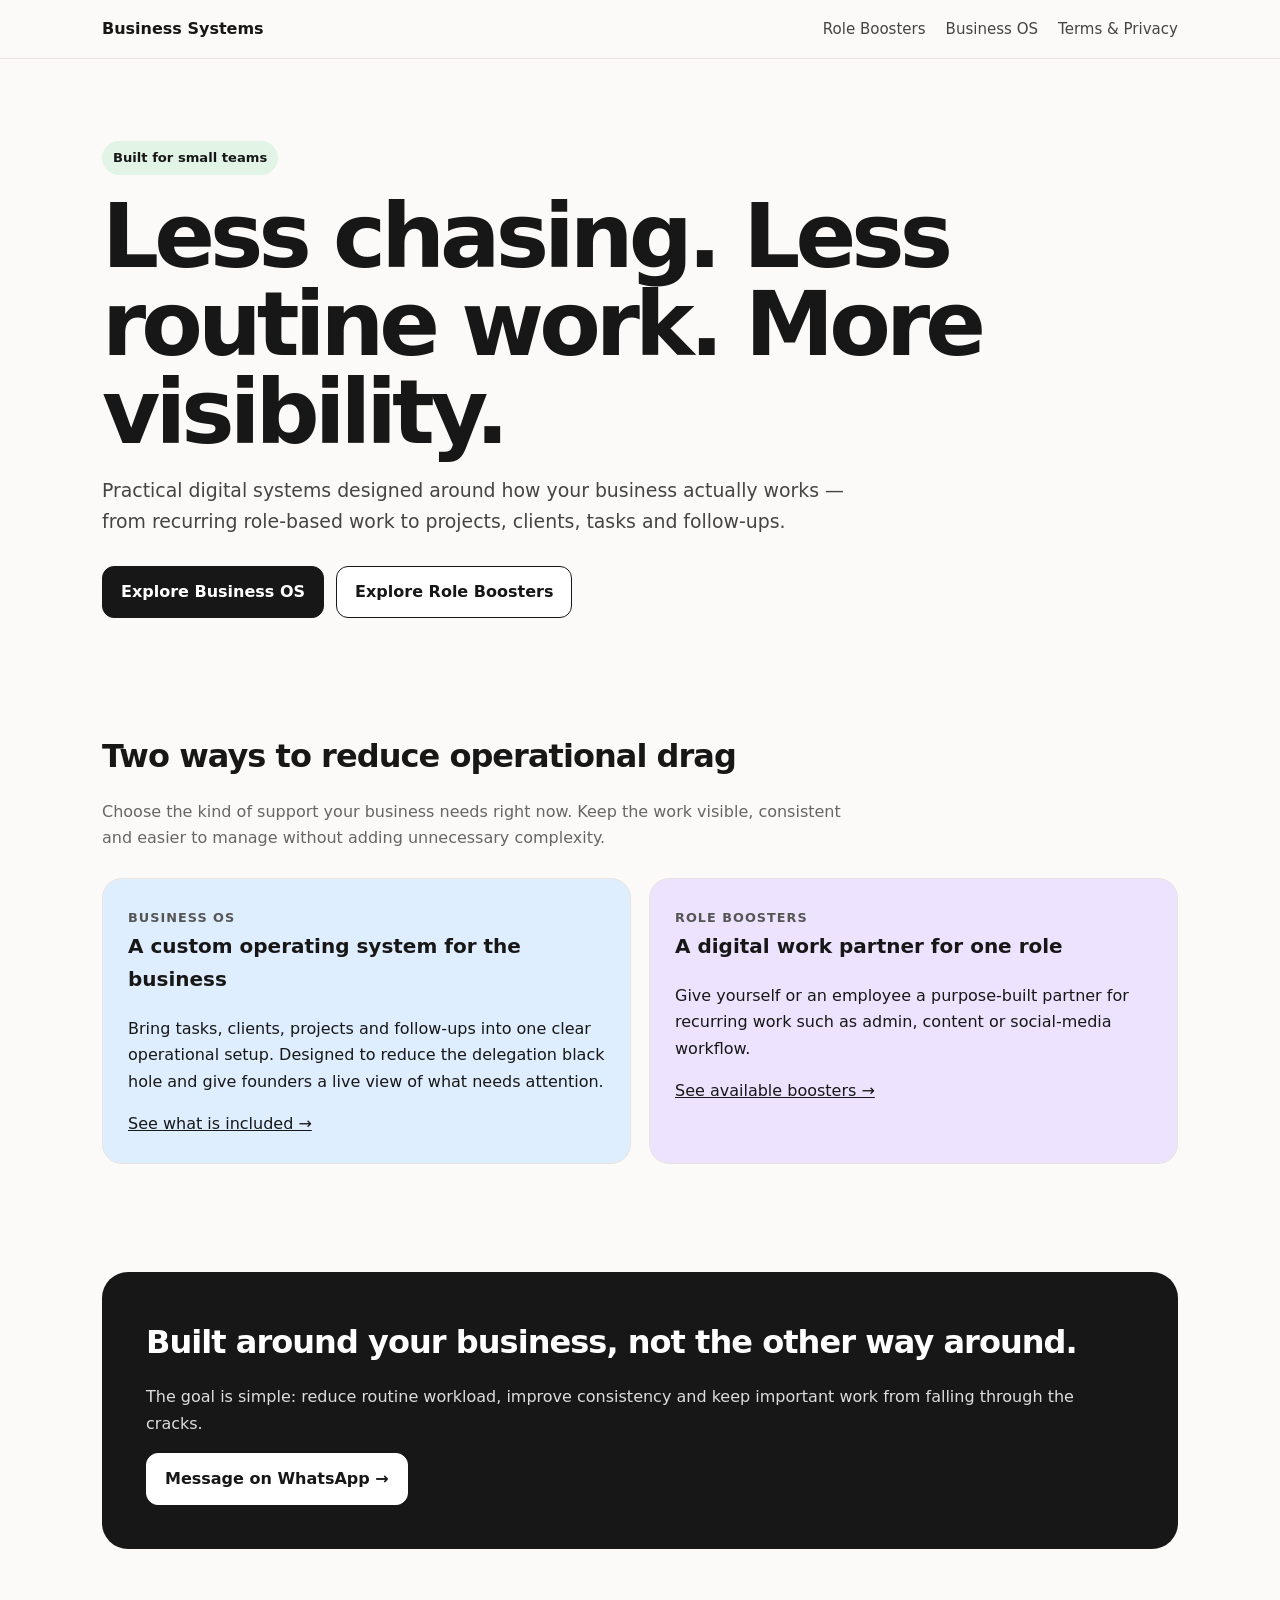
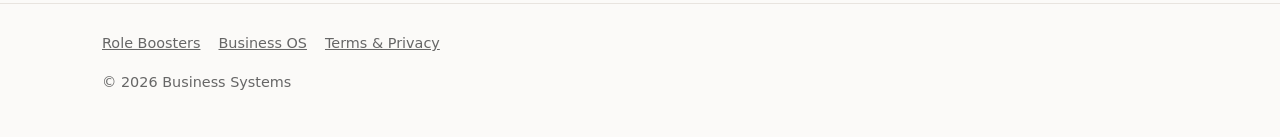
<file: index.html>
<!doctype html><html lang="en"><head><meta charset="utf-8"><meta name="viewport" content="width=device-width,initial-scale=1"><title>Business systems for small teams</title><link rel="stylesheet" href="styles.css"></head><body>
<nav><div class="nav"><a class="brand" href="index.html">Business Systems</a><div class="links"><a href="role-boosters.html">Role Boosters</a><a href="business-os.html">Business OS</a><a href="terms-privacy.html">Terms & Privacy</a></div></div></nav>
<main><div class="wrap"><section class="hero"><span class="eyebrow">Built for small teams</span><h1>Less chasing. Less routine work. More visibility.</h1><p>Practical digital systems designed around how your business actually works — from recurring role-based work to projects, clients, tasks and follow-ups.</p><div class="actions"><a class="btn" href="business-os.html">Explore Business OS</a><a class="btn alt" href="role-boosters.html">Explore Role Boosters</a></div></section>
<section><h2 class="section-title">Two ways to reduce operational drag</h2><p class="section-lead">Choose the kind of support your business needs right now. Keep the work visible, consistent and easier to manage without adding unnecessary complexity.</p><div class="grid two"><article class="card tint-blue"><span class="pill">Business OS</span><h3>A custom operating system for the business</h3><p>Bring tasks, clients, projects and follow-ups into one clear operational setup. Designed to reduce the delegation black hole and give founders a live view of what needs attention.</p><a href="business-os.html">See what is included →</a></article><article class="card tint-purple"><span class="pill">Role Boosters</span><h3>A digital work partner for one role</h3><p>Give yourself or an employee a purpose-built partner for recurring work such as admin, content or social-media workflow.</p><a href="role-boosters.html">See available boosters →</a></article></div></section>
<section><div class="cta"><h2 class="section-title">Built around your business, not the other way around.</h2><p>The goal is simple: reduce routine workload, improve consistency and keep important work from falling through the cracks.</p><a class="btn" href="https://wa.me/919288174504?text=Hey%20Leah,%20I%27m%20interested%20in%20your%20business%20services">Message on WhatsApp →</a></div></section></div></main>
<footer><div class="wrap"><div class="footer-links"><a href="role-boosters.html">Role Boosters</a><a href="business-os.html">Business OS</a><a href="terms-privacy.html">Terms & Privacy</a></div><p>© 2026 Business Systems</p></div></footer></body></html>
</file>
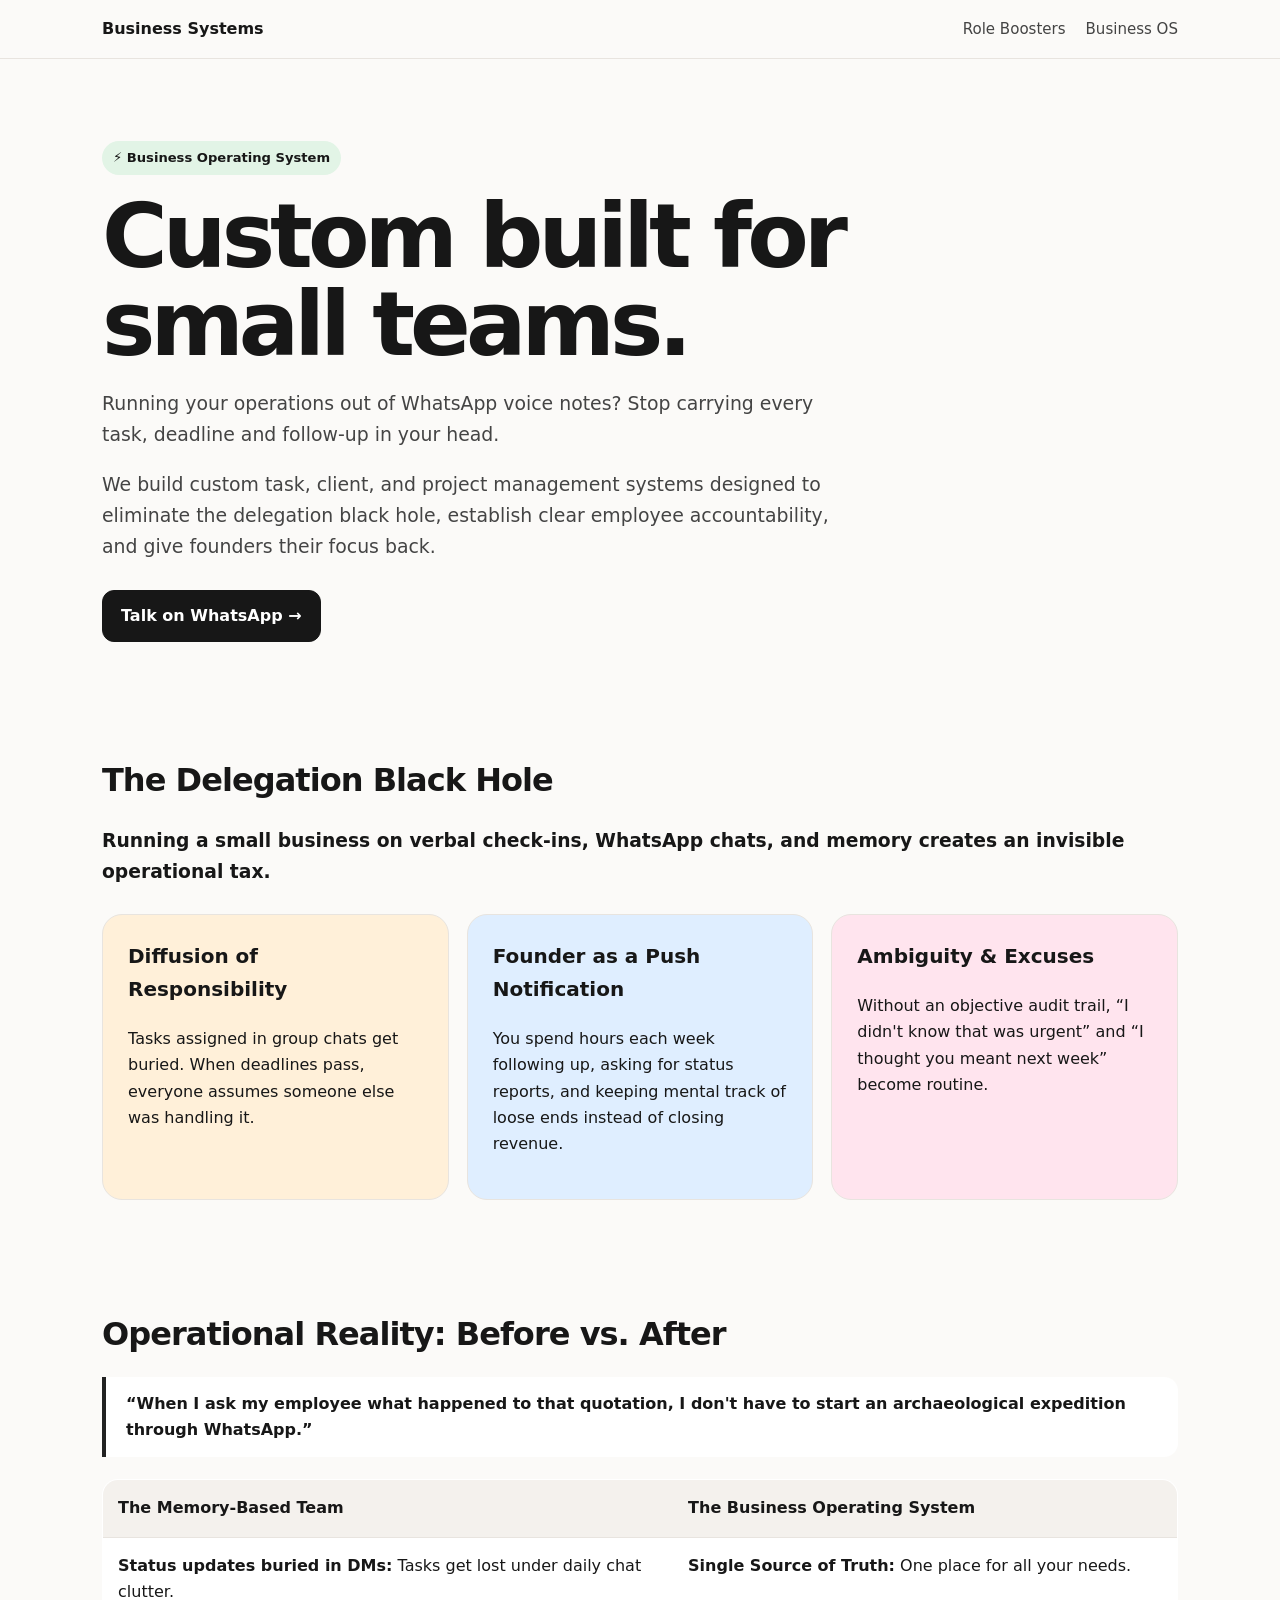
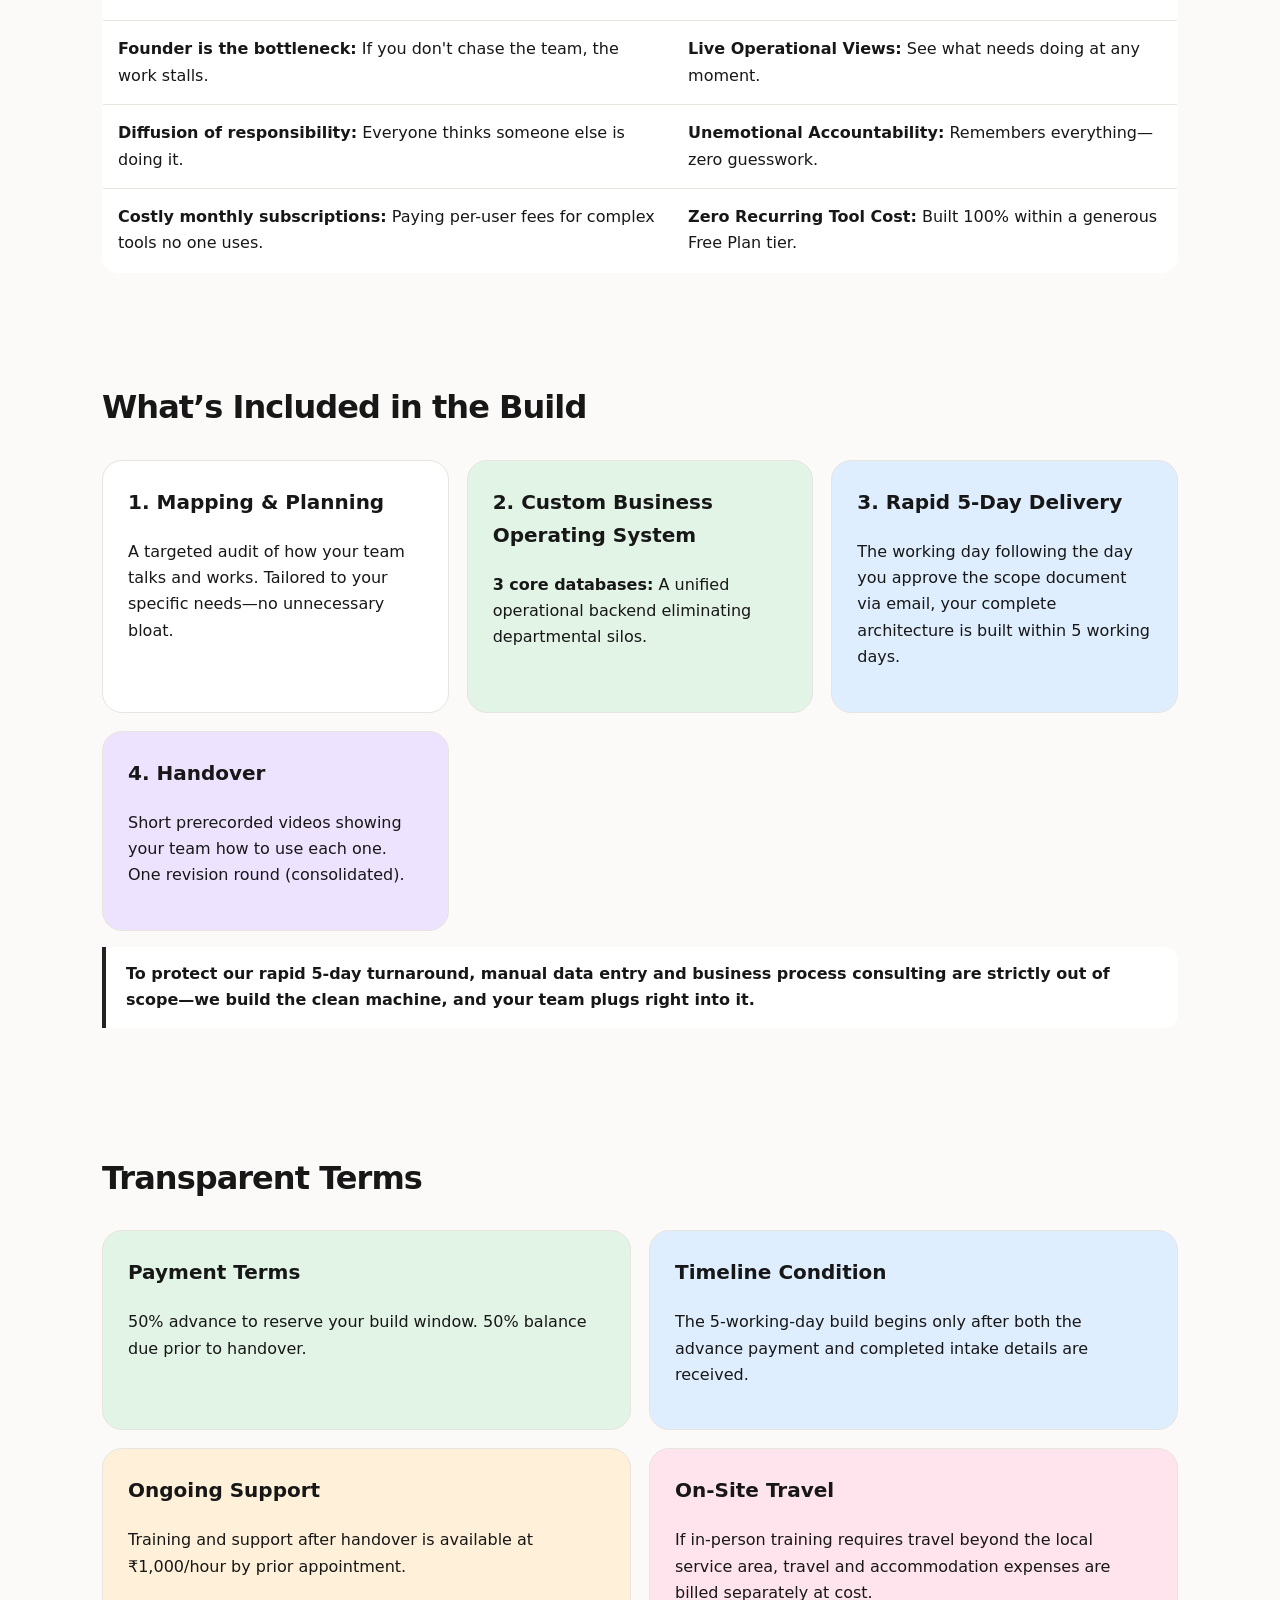
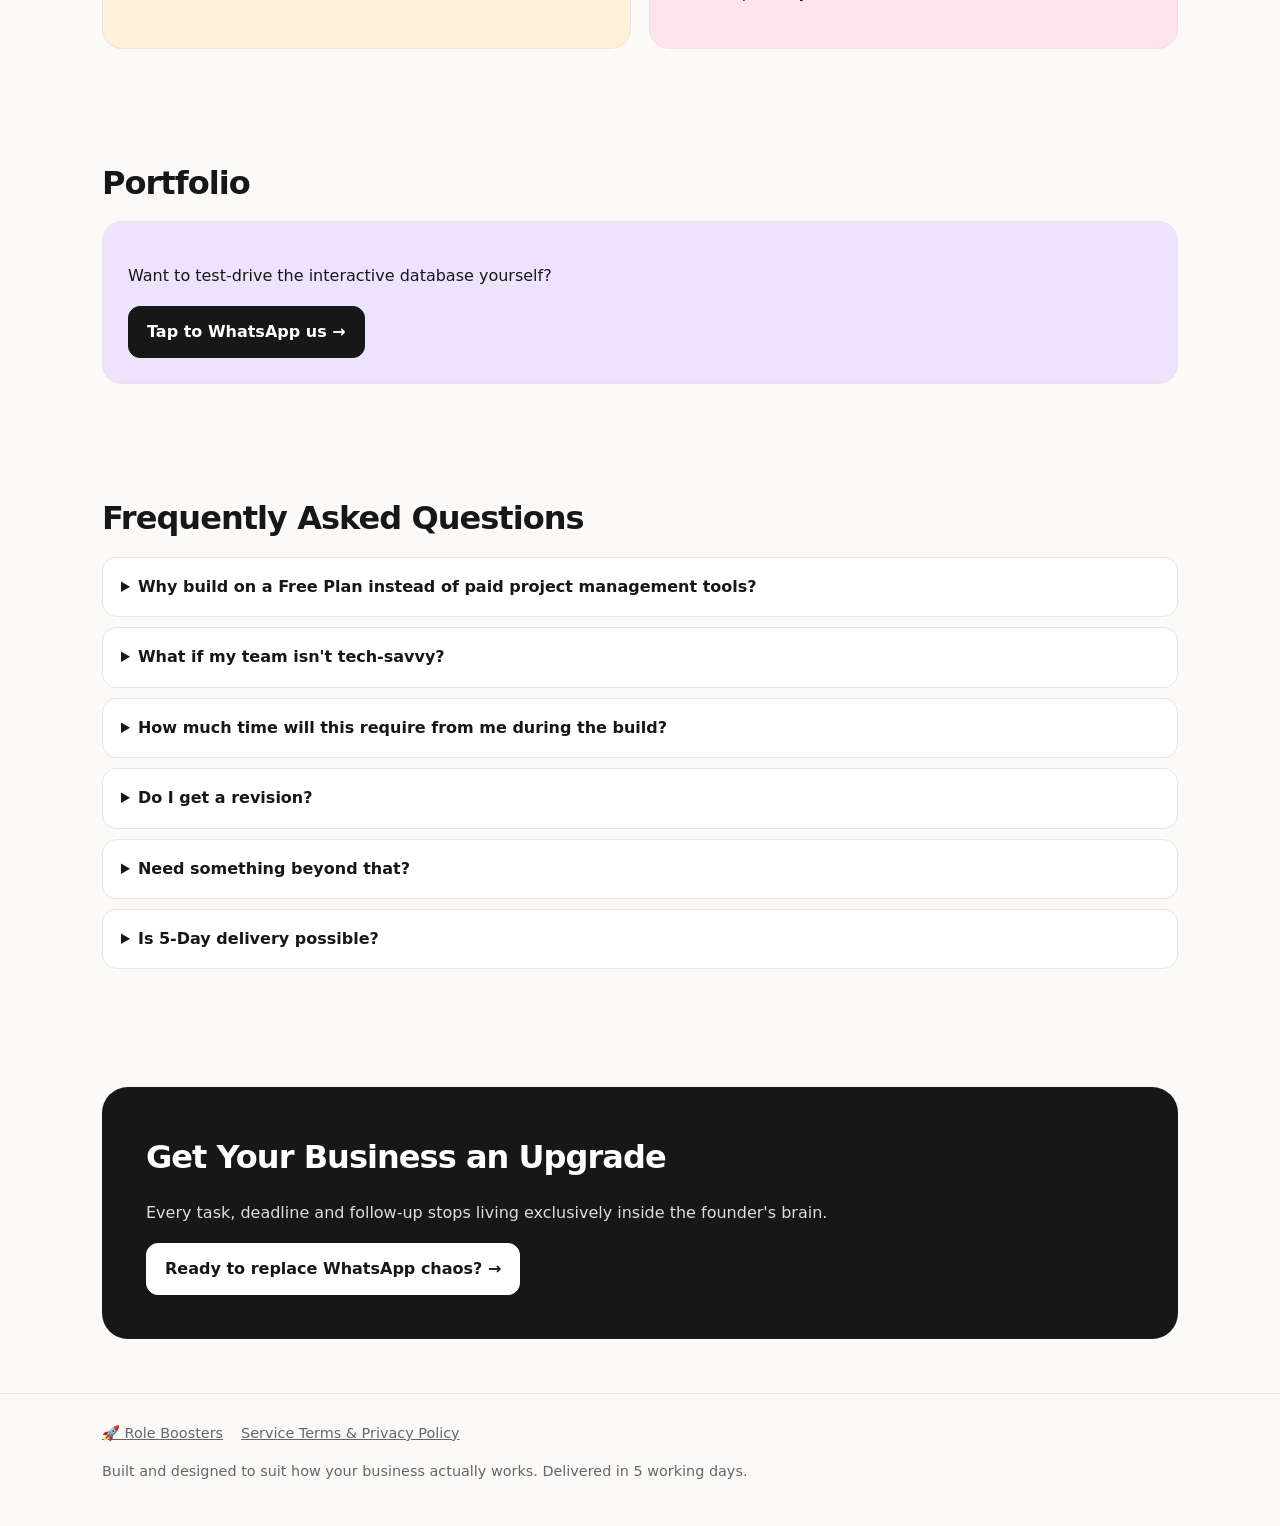
<file: business-os.html>
<!doctype html><html lang="en"><head><meta charset="utf-8"><meta name="viewport" content="width=device-width,initial-scale=1"><title>Business Operating System</title><link rel="stylesheet" href="styles.css"></head><body>
<nav><div class="nav"><a class="brand" href="index.html">Business Systems</a><div class="links"><a href="role-boosters.html">Role Boosters</a><a href="business-os.html">Business OS</a></div></div></nav><main><div class="wrap">
<section class="hero"><span class="eyebrow">⚡ Business Operating System</span><h1>Custom built for small teams.</h1><p>Running your operations out of WhatsApp voice notes? Stop carrying every task, deadline and follow-up in your head.</p><p>We build custom task, client, and project management systems designed to eliminate the delegation black hole, establish clear employee accountability, and give founders their focus back.</p><div class="actions"><a class="btn" href="https://wa.me/919288174504?text=Hey%20Leah,%20I%27m%20interested%20in%20the%20BusinessOS%20setup">Talk on WhatsApp →</a></div></section>
<section><h2 class="section-title">The Delegation Black Hole</h2><h3>Running a small business on verbal check-ins, WhatsApp chats, and memory creates an invisible operational tax.</h3><div class="grid"><div class="card tint-orange"><h3>Diffusion of Responsibility</h3><p>Tasks assigned in group chats get buried. When deadlines pass, everyone assumes someone else was handling it.</p></div><div class="card tint-blue"><h3>Founder as a Push Notification</h3><p>You spend hours each week following up, asking for status reports, and keeping mental track of loose ends instead of closing revenue.</p></div><div class="card tint-pink"><h3>Ambiguity & Excuses</h3><p>Without an objective audit trail, “I didn't know that was urgent” and “I thought you meant next week” become routine.</p></div></div></section>
<section><h2 class="section-title">Operational Reality: Before vs. After</h2><p class="quote">“When I ask my employee what happened to that quotation, I don't have to start an archaeological expedition through WhatsApp.”</p><table class="compare"><tr><th>The Memory-Based Team</th><th>The Business Operating System</th></tr><tr><td><strong>Status updates buried in DMs:</strong> Tasks get lost under daily chat clutter.</td><td><strong>Single Source of Truth:</strong> One place for all your needs.</td></tr><tr><td><strong>Founder is the bottleneck:</strong> If you don't chase the team, the work stalls.</td><td><strong>Live Operational Views:</strong> See what needs doing at any moment.</td></tr><tr><td><strong>Diffusion of responsibility:</strong> Everyone thinks someone else is doing it.</td><td><strong>Unemotional Accountability:</strong> Remembers everything—zero guesswork.</td></tr><tr><td><strong>Costly monthly subscriptions:</strong> Paying per-user fees for complex tools no one uses.</td><td><strong>Zero Recurring Tool Cost:</strong> Built 100% within a generous Free Plan tier.</td></tr></table></section>
<section><h2 class="section-title">What’s Included in the Build</h2><div class="grid"><div class="card"><h3>1. Mapping & Planning</h3><p>A targeted audit of how your team talks and works. Tailored to your specific needs—no unnecessary bloat.</p></div><div class="card tint-green"><h3>2. Custom Business Operating System</h3><p><strong>3 core databases:</strong> A unified operational backend eliminating departmental silos.</p></div><div class="card tint-blue"><h3>3. Rapid 5-Day Delivery</h3><p>The working day following the day you approve the scope document via email, your complete architecture is built within 5 working days.</p></div><div class="card tint-purple"><h3>4. Handover</h3><p>Short prerecorded videos showing your team how to use each one. One revision round (consolidated).</p></div></div><p class="quote">To protect our rapid 5-day turnaround, manual data entry and business process consulting are strictly out of scope—we build the clean machine, and your team plugs right into it.</p></section>
<section><h2 class="section-title">Transparent Terms</h2><div class="grid two"><div class="card tint-green"><h3>Payment Terms</h3><p>50% advance to reserve your build window. 50% balance due prior to handover.</p></div><div class="card tint-blue"><h3>Timeline Condition</h3><p>The 5-working-day build begins only after both the advance payment and completed intake details are received.</p></div><div class="card tint-orange"><h3>Ongoing Support</h3><p>Training and support after handover is available at ₹1,000/hour by prior appointment.</p></div><div class="card tint-pink"><h3>On-Site Travel</h3><p>If in-person training requires travel beyond the local service area, travel and accommodation expenses are billed separately at cost.</p></div></div></section>
<section><h2 class="section-title">Portfolio</h2><div class="card tint-purple"><p>Want to test-drive the interactive database yourself?</p><a class="btn" href="https://wa.me/919288174504?text=Hey%20Leah,%20I'm%20interested%20in%20the%20BusinessOS%20setup">Tap to WhatsApp us →</a></div></section>
<section class="faq"><h2 class="section-title">Frequently Asked Questions</h2><details><summary>Why build on a Free Plan instead of paid project management tools?</summary><p>Most small teams do not need expensive monthly SaaS subscriptions like Asana or Monday.com. Your system is built on a Free Plan, so you don't need to add another monthly software subscription. You can upgrade to a paid plan if you want to.</p></details><details><summary>What if my team isn't tech-savvy?</summary><p>The system is deliberately built for low friction. Your team won't navigate backend databases—they get a simple, personalized daily dashboard showing only the tasks assigned to them today. The short explainer videos provided at handover ensure every team member knows exactly where to click.</p></details><details><summary>How much time will this require from me during the build?</summary><p>Less than 45 minutes. You fill out a structured intake form outlining your team roles, recurring projects, and pain points. We handle the architecture, layout, and logic from there.</p><p>PS: if you don't want to fill the form, we can get on a call 🤙</p></details><details><summary>Do I get a revision?</summary><p>One focused revision round is included. After you review the completed system, you can request adjustments to layouts, property labels, filters and sorting within the agreed architecture.</p></details><details><summary>Need something beyond that?</summary><p>Additional features or structural changes can be quoted separately. Prepaid and booked in advance.</p></details><details><summary>Is 5-Day delivery possible?</summary><p>Yes—as long as we get the information, access, and approvals we need when we need them. Your 5-working-day build window starts once we receive your advance payment and completed intake form. If you delay sending information or access, we pause the build window and may assign you to the next available build slot.</p></details></section>
<section><div class="cta"><h2 class="section-title">Get Your Business an Upgrade</h2><p>Every task, deadline and follow-up stops living exclusively inside the founder's brain.</p><a class="btn" href="https://wa.me/919288174504?text=Hey%20Leah,%20I'm%20interested%20in%20the%20BusinessOS%20setup">Ready to replace WhatsApp chaos? →</a></div></section>
</div></main><footer><div class="wrap"><div class="footer-links"><a href="role-boosters.html">🚀 Role Boosters</a><a href="terms-privacy.html">Service Terms & Privacy Policy</a></div><p>Built and designed to suit how your business actually works. Delivered in 5 working days.</p></div></footer></body></html>
</file>
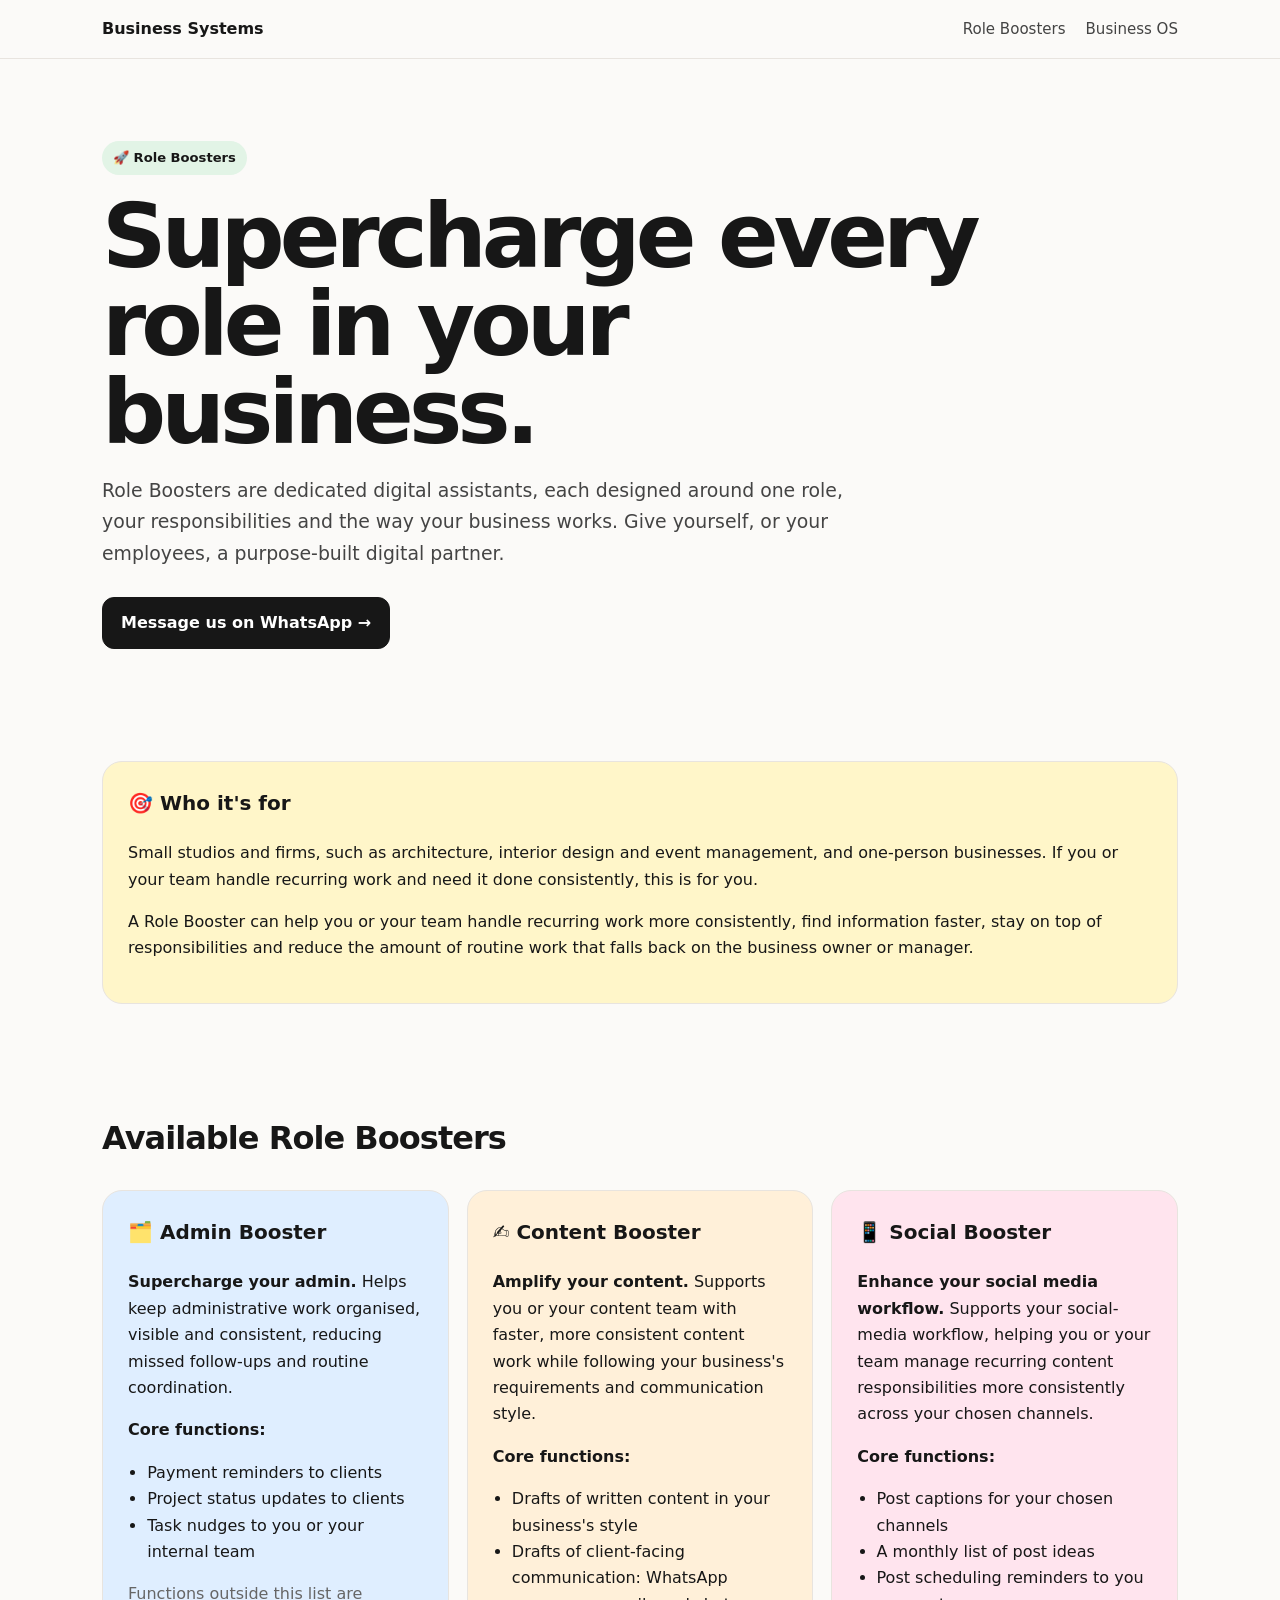
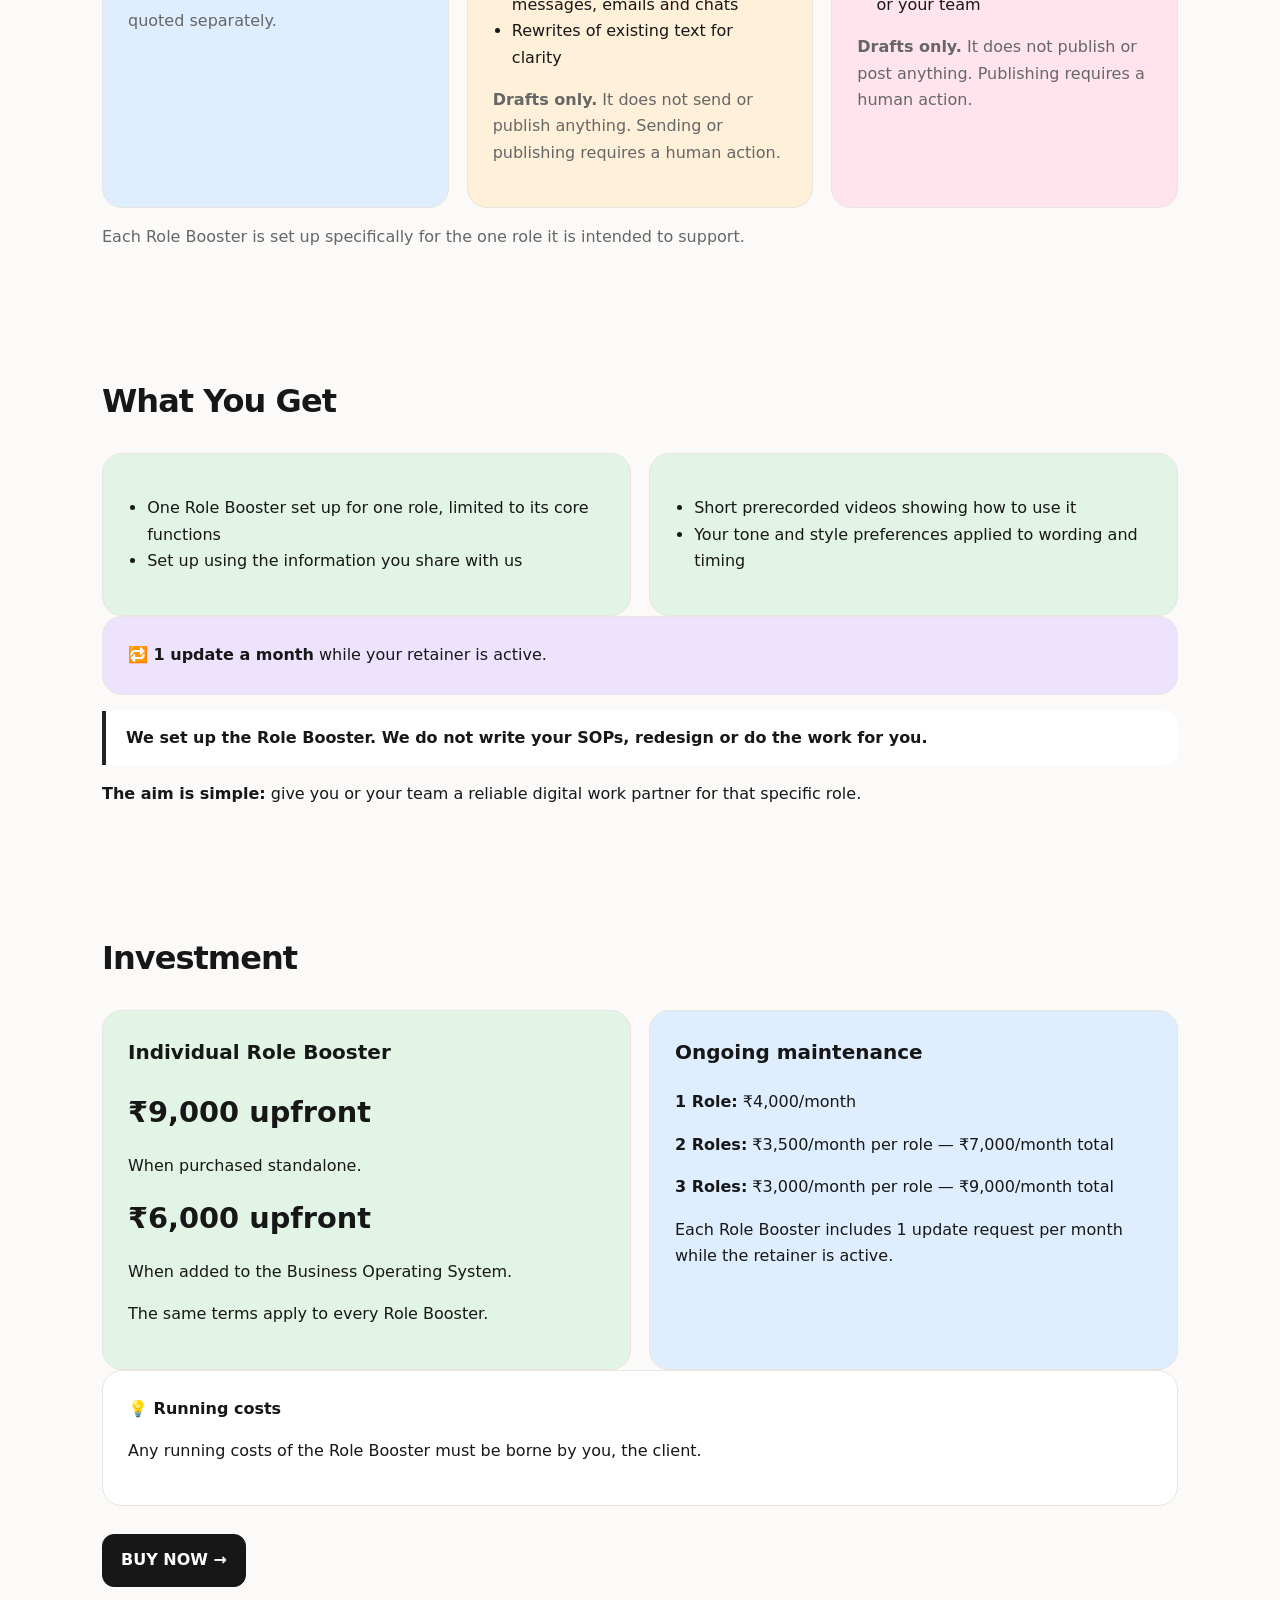
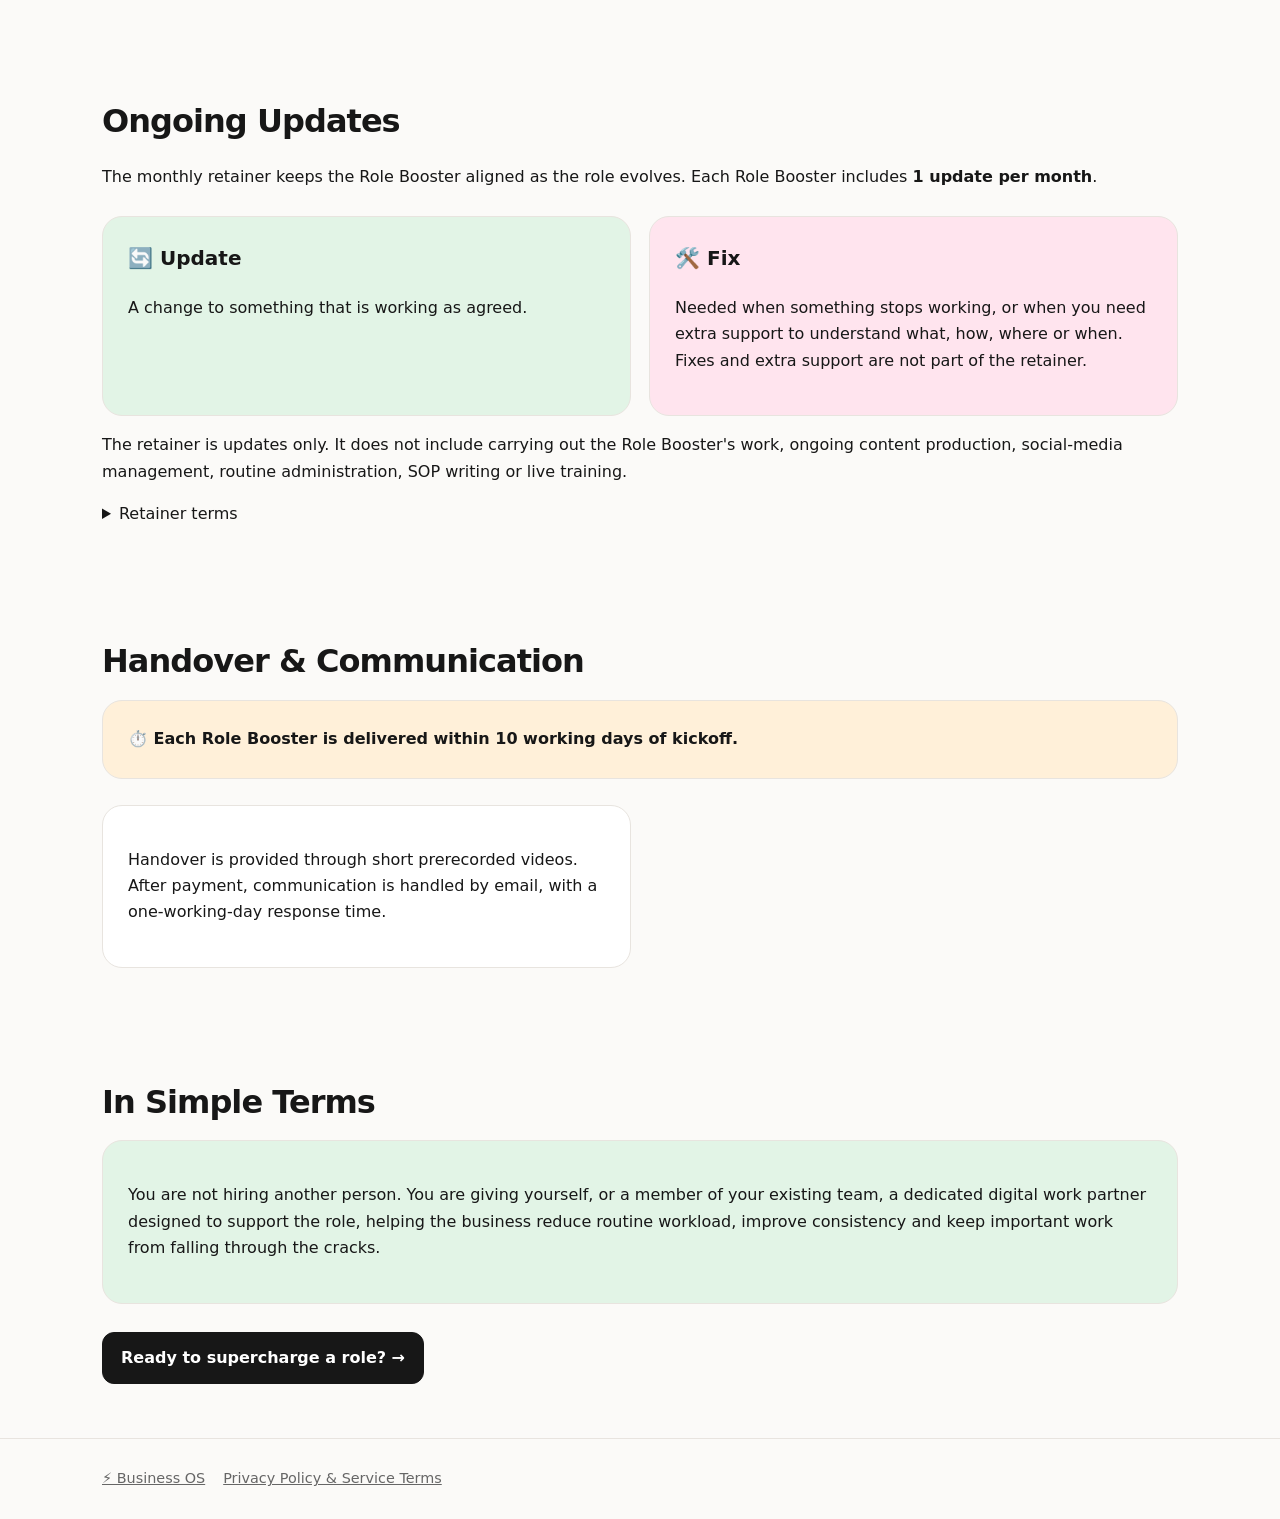
<file: role-boosters.html>
<!doctype html><html lang="en"><head><meta charset="utf-8"><meta name="viewport" content="width=device-width,initial-scale=1"><title>Role Boosters</title><link rel="stylesheet" href="styles.css"></head><body>
<nav><div class="nav"><a class="brand" href="index.html">Business Systems</a><div class="links"><a href="role-boosters.html">Role Boosters</a><a href="business-os.html">Business OS</a></div></div></nav><main><div class="wrap">
<section class="hero"><span class="eyebrow">🚀 Role Boosters</span><h1>Supercharge every role in your business.</h1><p>Role Boosters are dedicated digital assistants, each designed around one role, your responsibilities and the way your business works. Give yourself, or your employees, a purpose-built digital partner.</p><div class="actions"><a class="btn" href="https://wa.me/919288174504?text=Hey%20Leah,%20I%20am%20interested%20in%20Role%20Boosters">Message us on WhatsApp →</a></div></section>
<section><div class="card tint-yellow"><h3>🎯 Who it's for</h3><p>Small studios and firms, such as architecture, interior design and event management, and one-person businesses. If you or your team handle recurring work and need it done consistently, this is for you.</p><p>A Role Booster can help you or your team handle recurring work more consistently, find information faster, stay on top of responsibilities and reduce the amount of routine work that falls back on the business owner or manager.</p></div></section>
<section><h2 class="section-title">Available Role Boosters</h2><div class="grid"><article class="card tint-blue"><h3>🗂️ Admin Booster</h3><p><strong>Supercharge your admin.</strong> Helps keep administrative work organised, visible and consistent, reducing missed follow-ups and routine coordination.</p><strong>Core functions:</strong><ul><li>Payment reminders to clients</li><li>Project status updates to clients</li><li>Task nudges to you or your internal team</li></ul><p class="muted">Functions outside this list are quoted separately.</p></article><article class="card tint-orange"><h3>✍️ Content Booster</h3><p><strong>Amplify your content.</strong> Supports you or your content team with faster, more consistent content work while following your business's requirements and communication style.</p><strong>Core functions:</strong><ul><li>Drafts of written content in your business's style</li><li>Drafts of client-facing communication: WhatsApp messages, emails and chats</li><li>Rewrites of existing text for clarity</li></ul><p class="muted"><strong>Drafts only.</strong> It does not send or publish anything. Sending or publishing requires a human action.</p></article><article class="card tint-pink"><h3>📱 Social Booster</h3><p><strong>Enhance your social media workflow.</strong> Supports your social-media workflow, helping you or your team manage recurring content responsibilities more consistently across your chosen channels.</p><strong>Core functions:</strong><ul><li>Post captions for your chosen channels</li><li>A monthly list of post ideas</li><li>Post scheduling reminders to you or your team</li></ul><p class="muted"><strong>Drafts only.</strong> It does not publish or post anything. Publishing requires a human action.</p></article></div><p class="muted">Each Role Booster is set up specifically for the one role it is intended to support.</p></section>
<section><h2 class="section-title">What You Get</h2><div class="grid two"><div class="card tint-green"><ul><li>One Role Booster set up for one role, limited to its core functions</li><li>Set up using the information you share with us</li></ul></div><div class="card tint-green"><ul><li>Short prerecorded videos showing how to use it</li><li>Your tone and style preferences applied to wording and timing</li></ul></div></div><div class="card tint-purple"><strong>🔁 1 update a month</strong> while your retainer is active.</div><p class="quote">We set up the Role Booster. We do not write your SOPs, redesign or do the work for you.</p><p><strong>The aim is simple:</strong> give you or your team a reliable digital work partner for that specific role.</p></section>
<section><h2 class="section-title">Investment</h2><div class="grid two"><div class="card tint-green"><h3>Individual Role Booster</h3><div class="price">₹9,000 upfront</div><p>When purchased standalone.</p><div class="price">₹6,000 upfront</div><p>When added to the Business Operating System.</p><p>The same terms apply to every Role Booster.</p></div><div class="card tint-blue"><h3>Ongoing maintenance</h3><p><strong>1 Role:</strong> ₹4,000/month</p><p><strong>2 Roles:</strong> ₹3,500/month per role — ₹7,000/month total</p><p><strong>3 Roles:</strong> ₹3,000/month per role — ₹9,000/month total</p><p>Each Role Booster includes 1 update request per month while the retainer is active.</p></div></div><div class="card"><strong>💡 Running costs</strong><p>Any running costs of the Role Booster must be borne by you, the client.</p></div><div class="actions"><a class="btn" href="https://wa.me/919288174504?text=Hey%20Leah,%20I%20want%20to%20buy%20a%20Role%20Booster">BUY NOW →</a></div></section>
<section><h2 class="section-title">Ongoing Updates</h2><p>The monthly retainer keeps the Role Booster aligned as the role evolves. Each Role Booster includes <strong>1 update per month</strong>.</p><div class="grid two"><div class="card tint-green"><h3>🔄 Update</h3><p>A change to something that is working as agreed.</p></div><div class="card tint-pink"><h3>🛠️ Fix</h3><p>Needed when something stops working, or when you need extra support to understand what, how, where or when. Fixes and extra support are not part of the retainer.</p></div></div><p>The retainer is updates only. It does not include carrying out the Role Booster's work, ongoing content production, social-media management, routine administration, SOP writing or live training.</p><details><summary>Retainer terms</summary><ul><li>Mandatory for the duration, not optional.</li><li>Prepaid monthly on the fifteenth day of the previous calendar month. Final due date: 25th day of the previous calendar month.</li><li>Updates pause while payment is outstanding.</li><li>Fixes and extra support: charged hourly, pre-booked and prepaid.</li></ul></details></section>
<section><h2 class="section-title">Handover & Communication</h2><div class="card tint-orange"><strong>⏱️ Each Role Booster is delivered within 10 working days of kickoff.</strong></div><div class="grid two"><div class="card"><p>Handover is provided through short prerecorded videos. After payment, communication is handled by email, with a one-working-day response time.</p></div></div></section>
<section><h2 class="section-title">In Simple Terms</h2><div class="card tint-green"><p>You are not hiring another person. You are giving yourself, or a member of your existing team, a dedicated digital work partner designed to support the role, helping the business reduce routine workload, improve consistency and keep important work from falling through the cracks.</p></div><div class="actions"><a class="btn" href="https://wa.me/919288174504?text=Hey%20Leah,%20I%20am%20interested%20in%20Role%20Boosters">Ready to supercharge a role? →</a></div></section>
</div></main><footer><div class="wrap"><div class="footer-links"><a href="business-os.html">⚡ Business OS</a><a href="terms-privacy.html">Privacy Policy & Service Terms</a></div></div></footer></body></html>
</file>
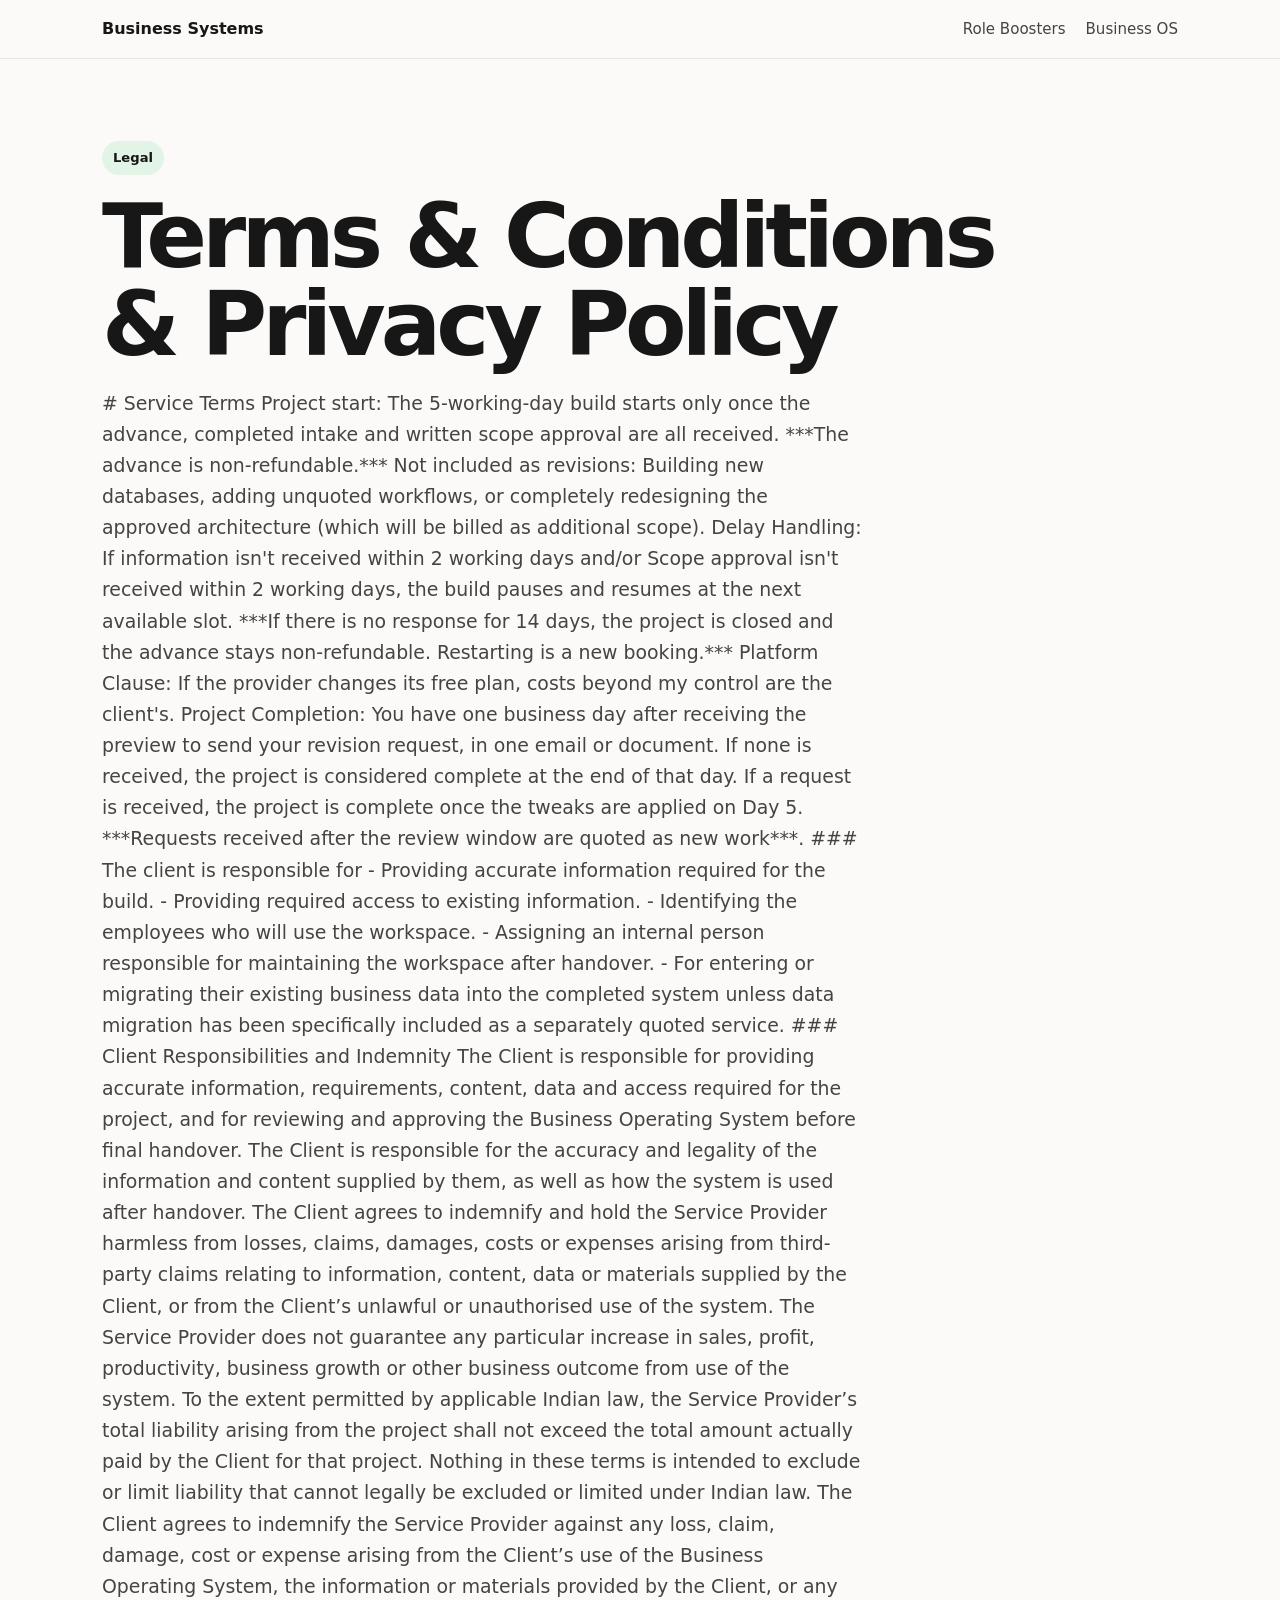
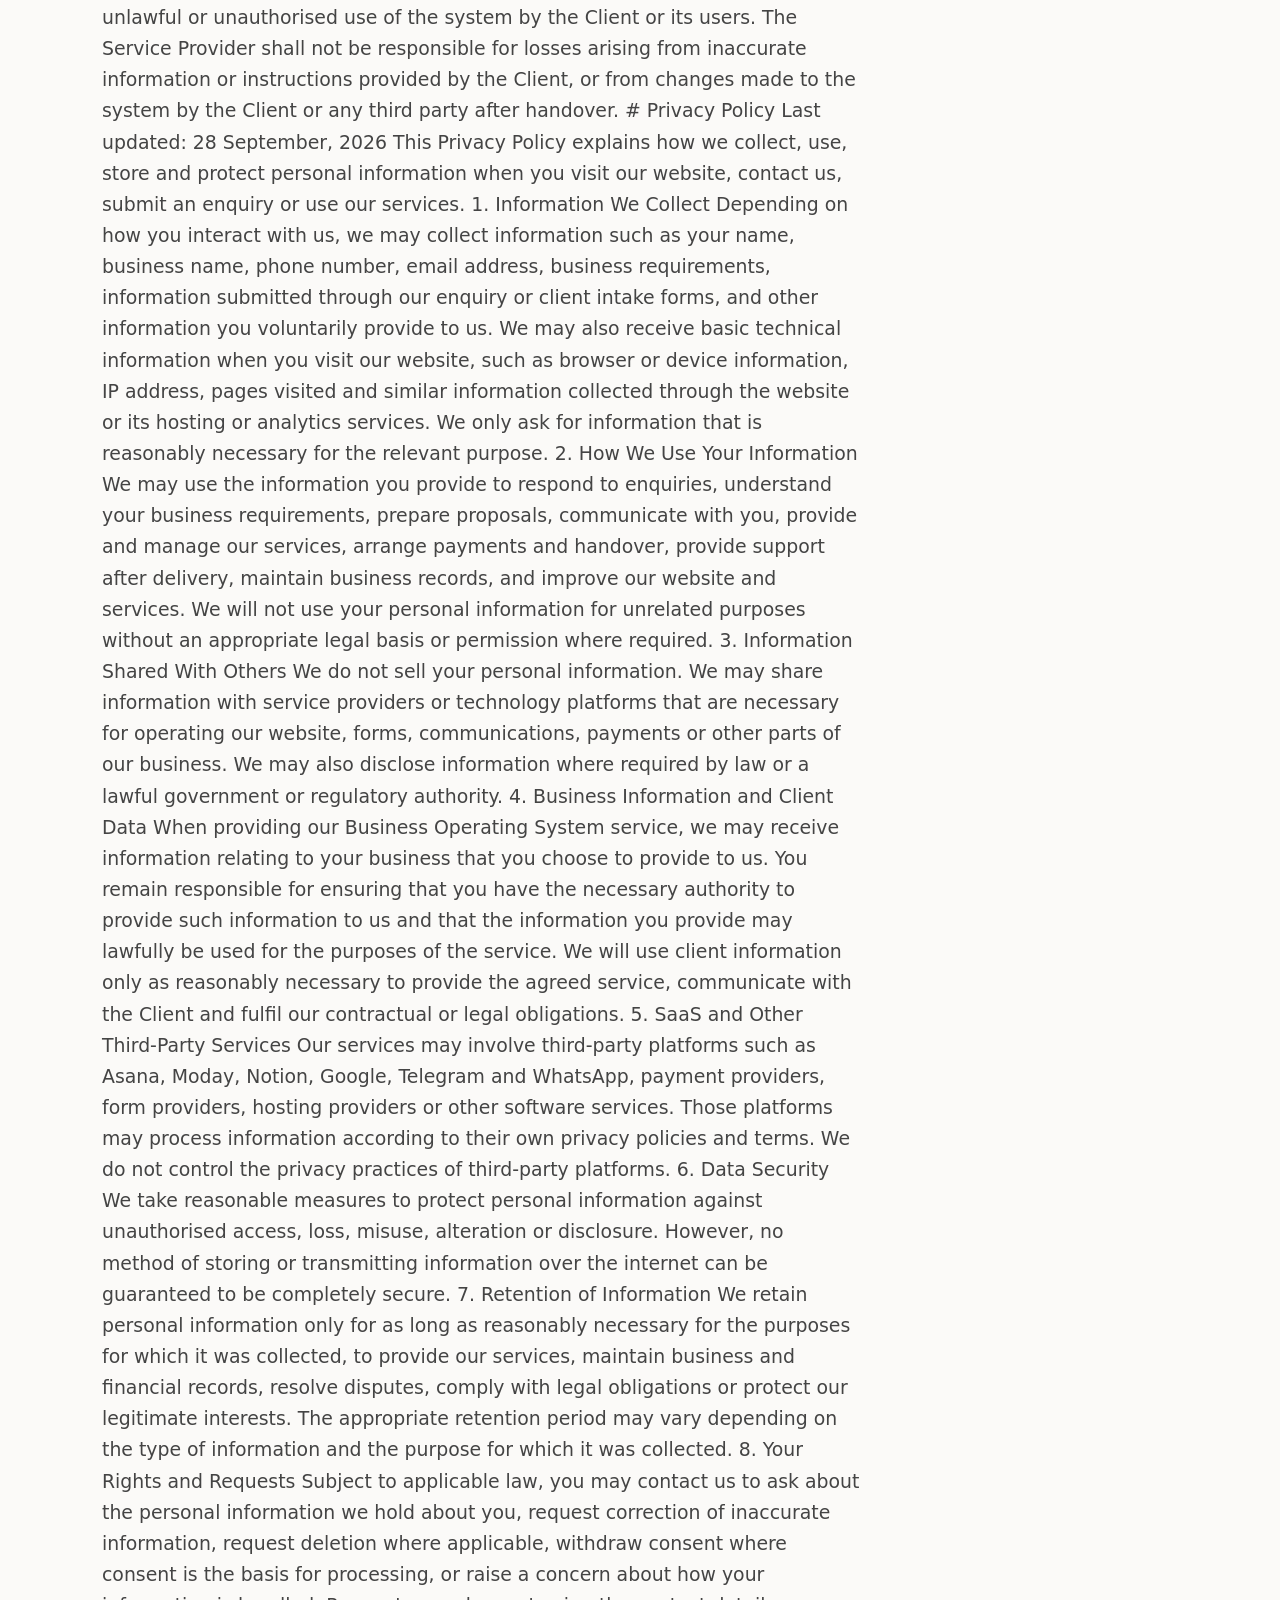
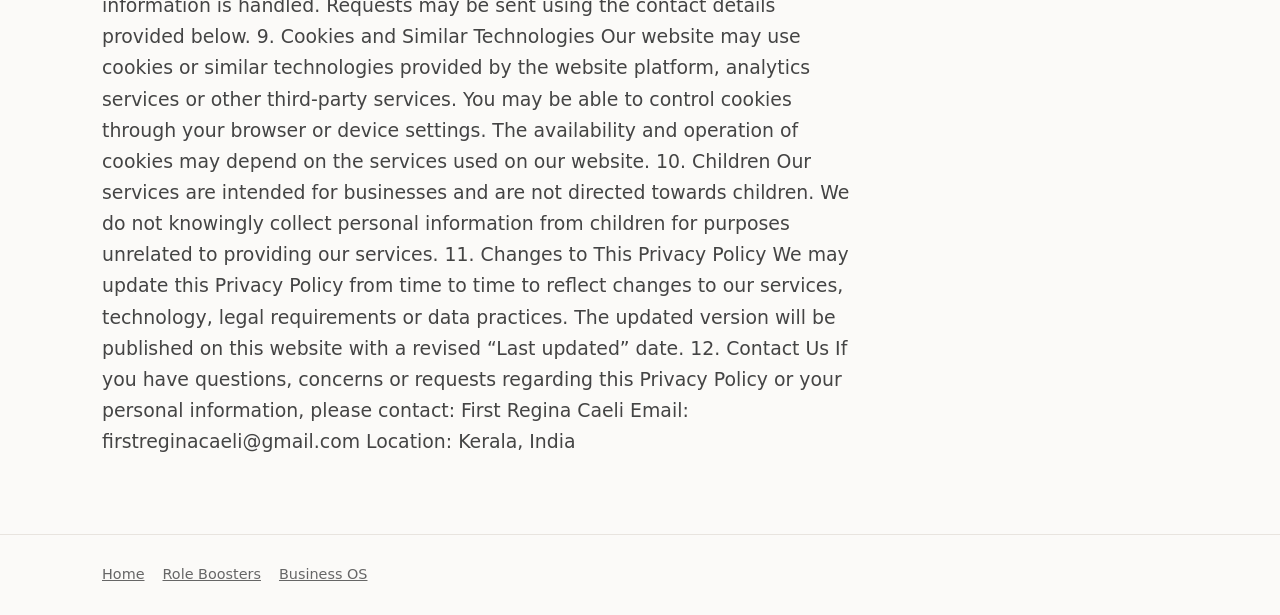
<file: terms-privacy.html>
<!doctype html><html lang="en"><head><meta charset="utf-8"><meta name="viewport" content="width=device-width,initial-scale=1"><title>Terms & Conditions and Privacy Policy</title><link rel="stylesheet" href="styles.css"></head><body>
<nav><div class="nav"><a class="brand" href="index.html">Business Systems</a><div class="links"><a href="role-boosters.html">Role Boosters</a><a href="business-os.html">Business OS</a></div></div></nav><main><div class="wrap"><section class="hero"><span class="eyebrow">Legal</span><h1>Terms & Conditions & Privacy Policy</h1><p>
  # Service Terms

Project start: The 5-working-day build starts only once the advance, completed intake and written scope approval are all received.

***The advance is non-refundable.***

Not included as revisions: Building new databases, adding unquoted workflows, or completely redesigning the approved architecture (which will be billed as additional scope).

Delay Handling: If information isn't received within 2 working days and/or Scope approval isn't received within 2 working days, the build pauses and resumes at the next available slot. ***If there is no response for 14 days, the project is closed and the advance stays non-refundable. Restarting is a new booking.***

Platform Clause: If the provider changes its free plan, costs beyond my control are the client's.

Project Completion: You have one business day after receiving the preview to send your revision request, in one email or document. If none is received, the project is considered complete at the end of that day. If a request is received, the project is complete once the tweaks are applied on Day 5. ***Requests received after the review window are quoted as new work***.

### The client is responsible for

- Providing accurate information required for the build.
- Providing required access to existing information.
- Identifying the employees who will use the workspace.
- Assigning an internal person responsible for maintaining the workspace after handover.
- For entering or migrating their existing business data into the completed system unless data migration has been specifically included as a separately quoted service.

### Client Responsibilities and Indemnity

The Client is responsible for providing accurate information, requirements, content, data and access required for the project, and for reviewing and approving the Business Operating System before final handover. The Client is responsible for the accuracy and legality of the information and content supplied by them, as well as how the system is used after handover. The Client agrees to indemnify and hold the Service Provider harmless from losses, claims, damages, costs or expenses arising from third-party claims relating to information, content, data or materials supplied by the Client, or from the Client’s unlawful or unauthorised use of the system. The Service Provider does not guarantee any particular increase in sales, profit, productivity, business growth or other business outcome from use of the system. To the extent permitted by applicable Indian law, the Service Provider’s total liability arising from the project shall not exceed the total amount actually paid by the Client for that project. Nothing in these terms is intended to exclude or limit liability that cannot legally be excluded or limited under Indian law.

The Client agrees to indemnify the Service Provider against any loss, claim, damage, cost or expense arising from the Client’s use of the Business Operating System, the information or materials provided by the Client, or any unlawful or unauthorised use of the system by the Client or its users. The Service Provider shall not be responsible for losses arising from inaccurate information or instructions provided by the Client, or from changes made to the system by the Client or any third party after handover.
  # Privacy Policy

Last updated: 28 September, 2026
This Privacy Policy explains how we collect, use, store and protect personal information when you visit our website, contact us, submit an enquiry or use our services.

1. Information We Collect
Depending on how you interact with us, we may collect information such as your name, business name, phone number, email address, business requirements, information submitted through our enquiry or client intake forms, and other information you voluntarily provide to us.
We may also receive basic technical information when you visit our website, such as browser or device information, IP address, pages visited and similar information collected through the website or its hosting or analytics services.
We only ask for information that is reasonably necessary for the relevant purpose.
2. How We Use Your Information
We may use the information you provide to respond to enquiries, understand your business requirements, prepare proposals, communicate with you, provide and manage our services, arrange payments and handover, provide support after delivery, maintain business records, and improve our website and services.
We will not use your personal information for unrelated purposes without an appropriate legal basis or permission where required.
3. Information Shared With Others
We do not sell your personal information.
We may share information with service providers or technology platforms that are necessary for operating our website, forms, communications, payments or other parts of our business. We may also disclose information where required by law or a lawful government or regulatory authority.
4. Business Information and Client Data
When providing our Business Operating System service, we may receive information relating to your business that you choose to provide to us.
You remain responsible for ensuring that you have the necessary authority to provide such information to us and that the information you provide may lawfully be used for the purposes of the service.
We will use client information only as reasonably necessary to provide the agreed service, communicate with the Client and fulfil our contractual or legal obligations.
5. SaaS and Other Third-Party Services
Our services may involve third-party platforms such as Asana, Moday, Notion, Google, Telegram and WhatsApp, payment providers, form providers, hosting providers or other software services.
Those platforms may process information according to their own privacy policies and terms. We do not control the privacy practices of third-party platforms.
6. Data Security
We take reasonable measures to protect personal information against unauthorised access, loss, misuse, alteration or disclosure.
However, no method of storing or transmitting information over the internet can be guaranteed to be completely secure.
7. Retention of Information
We retain personal information only for as long as reasonably necessary for the purposes for which it was collected, to provide our services, maintain business and financial records, resolve disputes, comply with legal obligations or protect our legitimate interests.
The appropriate retention period may vary depending on the type of information and the purpose for which it was collected.
8. Your Rights and Requests
Subject to applicable law, you may contact us to ask about the personal information we hold about you, request correction of inaccurate information, request deletion where applicable, withdraw consent where consent is the basis for processing, or raise a concern about how your information is handled.
Requests may be sent using the contact details provided below.
9. Cookies and Similar Technologies
Our website may use cookies or similar technologies provided by the website platform, analytics services or other third-party services.
You may be able to control cookies through your browser or device settings. The availability and operation of cookies may depend on the services used on our website.
10. Children
Our services are intended for businesses and are not directed towards children. We do not knowingly collect personal information from children for purposes unrelated to providing our services.
11. Changes to This Privacy Policy
We may update this Privacy Policy from time to time to reflect changes to our services, technology, legal requirements or data practices. The updated version will be published on this website with a revised “Last updated” date.
12. Contact Us
If you have questions, concerns or requests regarding this Privacy Policy or your personal information, please contact:
First Regina Caeli 
Email: firstreginacaeli@gmail.com
Location: Kerala, India
</p></section></div></main><footer><div class="wrap"><div class="footer-links"><a href="index.html">Home</a><a href="role-boosters.html">Role Boosters</a><a href="business-os.html">Business OS</a></div></div></footer></body></html>
</file>
<file: styles.css>
:root{--ink:#171717;--muted:#666;--bg:#fbfaf8;--card:#fff;--line:#e8e4df;--blue:#dfeeff;--purple:#eee3ff;--green:#e2f4e6;--orange:#fff0d9;--pink:#ffe4ee;--yellow:#fff6c9;--red:#ffe1e1;--max:1120px}
*{box-sizing:border-box}html{scroll-behavior:smooth}body{margin:0;background:var(--bg);color:var(--ink);font-family:Inter,ui-sans-serif,system-ui,-apple-system,BlinkMacSystemFont,"Segoe UI",sans-serif;line-height:1.65}a{color:inherit}nav{position:sticky;top:0;z-index:10;background:rgba(251,250,248,.94);backdrop-filter:blur(12px);border-bottom:1px solid var(--line)}.nav{max-width:var(--max);margin:auto;padding:16px 22px;display:flex;align-items:center;justify-content:space-between;gap:20px}.brand{font-weight:800;text-decoration:none}.links{display:flex;gap:20px;flex-wrap:wrap;font-size:.94rem}.links a{text-decoration:none;color:#444}.links a:hover{text-decoration:underline}.wrap{max-width:var(--max);margin:auto;padding:0 22px}.hero{padding:82px 0 58px}.eyebrow{display:inline-block;padding:6px 11px;border-radius:999px;background:var(--green);font-weight:700;font-size:.82rem}.hero h1{font-size:clamp(2.7rem,7vw,5.7rem);line-height:.98;letter-spacing:-.055em;max-width:900px;margin:18px 0}.hero p{font-size:1.18rem;max-width:760px;color:#444}.actions{display:flex;gap:12px;flex-wrap:wrap;margin-top:28px}.btn{display:inline-block;padding:12px 18px;border-radius:12px;text-decoration:none;font-weight:750;border:1px solid var(--ink);background:var(--ink);color:white}.btn.alt{background:white;color:var(--ink)}section{padding:54px 0}.section-title{font-size:2rem;letter-spacing:-.03em;margin:0 0 12px}.section-lead{color:var(--muted);max-width:760px}.grid{display:grid;grid-template-columns:repeat(3,1fr);gap:18px;margin-top:26px}.grid.two{grid-template-columns:repeat(2,1fr)}.card{background:var(--card);border:1px solid var(--line);border-radius:20px;padding:25px}.card h3{margin-top:0;font-size:1.25rem}.tint-blue{background:var(--blue)}.tint-purple{background:var(--purple)}.tint-green{background:var(--green)}.tint-orange{background:var(--orange)}.tint-pink{background:var(--pink)}.tint-yellow{background:var(--yellow)}.tint-red{background:var(--red)}.pill{font-size:.8rem;font-weight:800;text-transform:uppercase;letter-spacing:.08em;color:#555}.price{font-size:1.8rem;font-weight:850;margin:.25rem 0}.muted{color:var(--muted)}ul{padding-left:1.2rem}.quote{border-left:4px solid #222;padding:14px 20px;background:white;border-radius:0 14px 14px 0;font-weight:650}.compare{width:100%;border-collapse:collapse;margin-top:22px;background:white;border:1px solid var(--line);border-radius:16px;overflow:hidden}.compare th,.compare td{text-align:left;padding:15px;border-bottom:1px solid var(--line);vertical-align:top}.compare th{background:#f4f1ed}.faq details{background:white;border:1px solid var(--line);border-radius:14px;padding:16px 18px;margin:10px 0}.faq summary{cursor:pointer;font-weight:750}.cta{padding:44px;border-radius:26px;background:var(--ink);color:white}.cta p{color:#ddd}.cta .btn{background:white;color:var(--ink);border-color:white}footer{border-top:1px solid var(--line);padding:28px 0;color:var(--muted);font-size:.9rem}.footer-links{display:flex;gap:18px;flex-wrap:wrap}@media(max-width:760px){.links{gap:10px;font-size:.84rem}.hero{padding-top:55px}.grid,.grid.two{grid-template-columns:1fr}.card{padding:21px}.compare{font-size:.9rem}.compare th,.compare td{padding:11px}}
</file>
